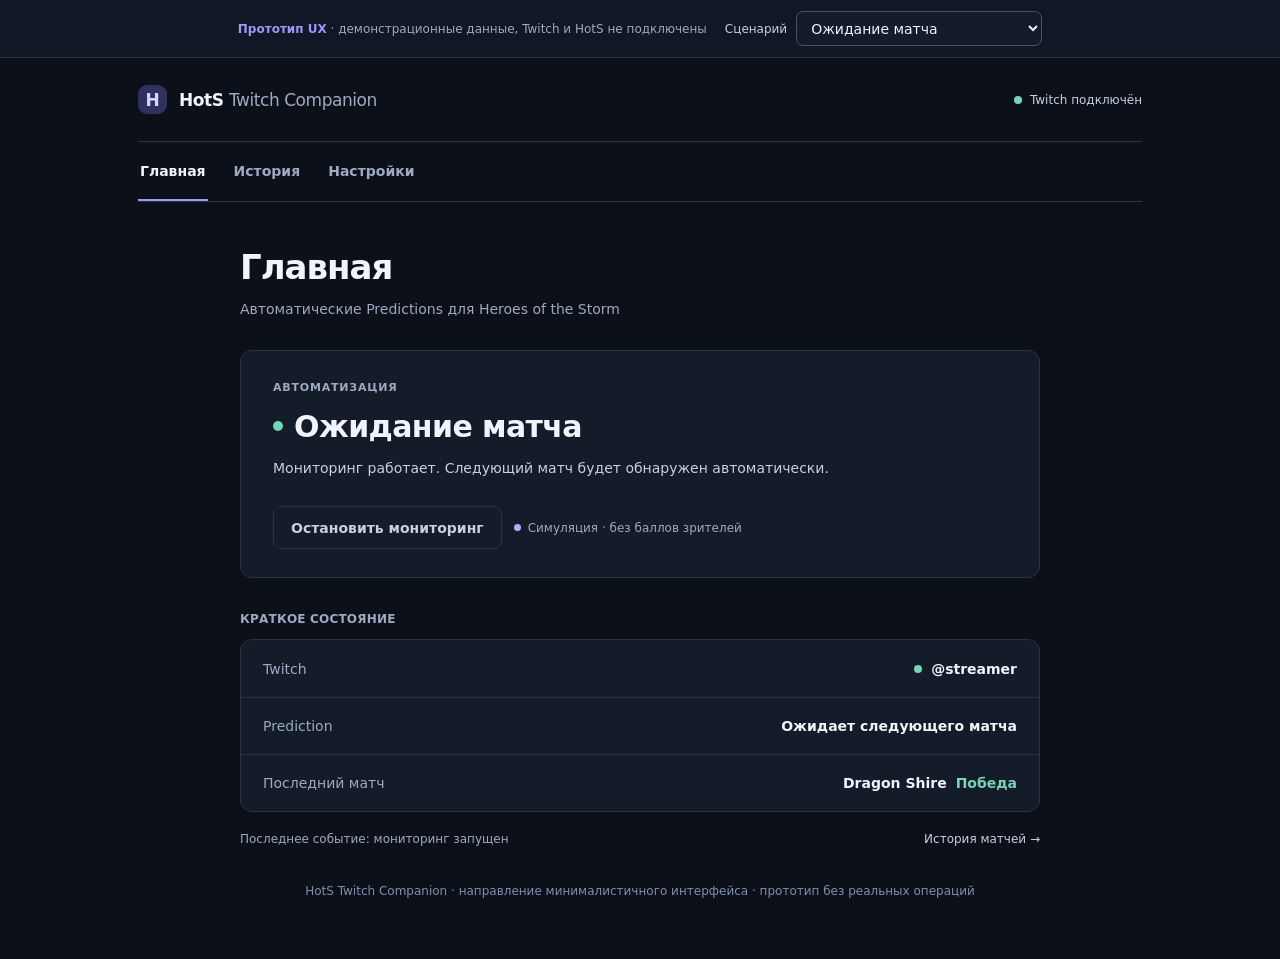
<file: design/minimal-ui-prototype.html>
<!doctype html>
<html lang="ru">
<head>
  <meta charset="utf-8">
  <meta name="viewport" content="width=device-width, initial-scale=1">
  <meta name="color-scheme" content="dark">
  <title>HotS Twitch Companion — минималистичный прототип</title>
  <style>
    :root {
      color-scheme: dark;
      --bg: #0c1019;
      --surface: #141b29;
      --surface-raised: #1a2232;
      --surface-hover: #202a3d;
      --border: #293446;
      --text: #f1f4fc;
      --muted: #9daac1;
      --muted-strong: #c6d0e2;
      --accent: #9a9bf8;
      --accent-hover: #b4b5ff;
      --accent-tint: #242942;
      --good: #72d6b5;
      --good-bg: #152d2c;
      --danger: #ff9da9;
      --danger-bg: #39212d;
      --warning: #e8c48e;
      --warning-bg: #322c27;
      --radius: 12px;
      font-family: "Segoe UI", Inter, system-ui, sans-serif;
    }
    *, *::before, *::after { box-sizing: border-box; }
    body { margin: 0; min-height: 100vh; color: var(--text); background: var(--bg); font-size: 14px; }
    button, input, select, summary { font: inherit; }
    button { cursor: pointer; }
    button:focus-visible, select:focus-visible, input:focus-visible, summary:focus-visible, a:focus-visible {
      outline: 2px solid var(--accent); outline-offset: 3px;
    }
    [hidden] { display: none !important; }
    .preview-controls {
      background: #101725; border-bottom: 1px solid var(--border); color: var(--muted);
      display: flex; gap: 18px; justify-content: center; align-items: center; padding: 11px 24px; flex-wrap: wrap;
    }
    .preview-note { font-size: 12px; line-height: 1.5; }
    .preview-note strong { color: var(--accent); font-weight: 700; }
    .preview-picker { display: flex; align-items: center; gap: 9px; }
    .preview-picker label { color: var(--muted-strong); font-size: 12px; }
    .preview-picker select {
      background: var(--surface); border: 1px solid #43516a; color: var(--text);
      padding: 7px 33px 7px 10px; border-radius: 7px; min-height: 35px;
    }
    .app { width: min(100%, 1080px); margin: 0 auto; padding: 0 38px 58px; }
    .app-header { height: 84px; display: flex; justify-content: space-between; align-items: center; border-bottom: 1px solid var(--border); gap: 24px; }
    .brand { display: flex; align-items: center; gap: 12px; font-weight: 700; font-size: 17px; letter-spacing: -.45px; white-space: nowrap; }
    .brand-mark { width: 29px; height: 29px; border-radius: 9px; display: grid; place-items: center; background: #2f315f; color: #d6d5ff; font-size: 17px; font-weight: 800; }
    .brand-sub { color: var(--muted); font-weight: 500; }
    .top-status { display: flex; gap: 8px; align-items: center; color: var(--muted-strong); font-size: 12px; white-space: nowrap; }
    .dot { display: inline-block; background: #71829d; width: 8px; height: 8px; border-radius: 100%; flex: none; }
    .dot.good { background: var(--good); }
    .dot.warning { background: var(--warning); }
    .dot.danger { background: var(--danger); }
    .tabs { display: flex; gap: 24px; align-items: stretch; height: 60px; border-bottom: 1px solid var(--border); }
    .tab { color: var(--muted); background: transparent; border: 0; border-bottom: 2px solid transparent; padding: 0 2px; font-weight: 550; }
    .tab[aria-selected="true"] { color: var(--text); border-bottom-color: var(--accent); }
    .tab:hover { color: var(--text); }
    main { max-width: 800px; margin: 45px auto 0; }
    h1 { margin: 0; font-size: clamp(26px, 3.4vw, 34px); letter-spacing: -1px; line-height: 1.2; font-weight: 700; }
    h2 { font-size: 16px; margin: 0 0 15px; font-weight: 650; letter-spacing: -.2px; }
    p { line-height: 1.58; }
    .page-intro { margin: 10px 0 30px; color: var(--muted); }
    .primary-surface { padding: 30px 32px 28px; border: 1px solid var(--border); background: var(--surface); border-radius: var(--radius); }
    .hero-label { font-size: 11px; font-weight: 650; color: var(--muted); letter-spacing: .8px; text-transform: uppercase; }
    .hero-heading { display: flex; align-items: center; gap: 11px; margin: 13px 0 11px; }
    .hero-heading h2 { font-size: clamp(23px, 3vw, 30px); margin: 0; letter-spacing: -.6px; line-height: 1.3; }
    .hero-heading .dot { width: 10px; height: 10px; }
    .hero-copy { font-size: 14px; color: var(--muted-strong); max-width: 570px; margin: 0 0 27px; }
    .hero-actions { display: flex; flex-wrap: wrap; gap: 12px; align-items: center; }
    .button { min-height: 43px; padding: 0 17px; border-radius: 8px; border: 1px solid var(--border); color: var(--text); background: var(--surface-raised); font-weight: 600; }
    .button:hover { background: var(--surface-hover); }
    .button.primary { background: var(--accent); border-color: var(--accent); color: #0d1024; }
    .button.primary:hover { background: var(--accent-hover); }
    .button.quiet { color: var(--muted-strong); background: transparent; }
    .button.quiet:hover { color: var(--text); background: var(--surface-hover); }
    .mode-indicator { display: inline-flex; align-items: center; gap: 7px; color: var(--muted); font-size: 12px; }
    .mode-indicator .mode-bullet { width: 7px; height: 7px; background: #abb3ff; border-radius: 100%; }
    .mode-indicator.live { color: var(--warning); }
    .mode-indicator.live .mode-bullet { background: var(--warning); }
    .mode-indicator.warning { color: var(--danger); }
    .mode-indicator.warning .mode-bullet { background: var(--danger); }
    .section-heading { color: var(--muted); font-weight: 650; font-size: 12px; letter-spacing: .2px; margin: 34px 0 13px; }
    .summary { background: var(--surface); border: 1px solid var(--border); border-radius: var(--radius); }
    .summary-row { display: grid; grid-template-columns: 1fr minmax(0,1.3fr); gap: 14px; align-items: center; padding: 17px 22px; min-height: 57px; }
    .summary-row + .summary-row { border-top: 1px solid var(--border); }
    .summary-row .name { color: var(--muted); }
    .summary-row .value { text-align: right; min-width: 0; overflow-wrap: anywhere; display: flex; justify-content: flex-end; align-items: center; gap: 9px; }
    .summary-row .value strong { font-weight: 580; }
    .outcome { color: var(--good); font-weight: 650; }
    .muted { color: var(--muted); }
    .alert { margin-top: 18px; border: 1px solid #675047; background: var(--warning-bg); padding: 13px 16px; border-radius: 9px; color: #f6dab2; font-size: 13px; line-height: 1.55; }
    .alert.error { border-color: #754356; background: var(--danger-bg); color: #ffd3d9; }
    .detail { display: flex; align-items: center; justify-content: space-between; gap: 18px; padding-top: 20px; color: var(--muted); font-size: 12px; }
    .detail a { color: var(--muted-strong); text-decoration: none; }
    .detail a:hover { color: var(--accent); }
    .panel { padding: 25px 26px; border: 1px solid var(--border); border-radius: var(--radius); background: var(--surface); }
    .panel + .panel { margin-top: 14px; }
    .panel p { color: var(--muted); font-size: 13px; margin: 6px 0 0; }
    .list { border: 1px solid var(--border); border-radius: var(--radius); overflow: hidden; background: var(--surface); }
    .list-row { display: grid; grid-template-columns: 1fr auto; gap: 10px; padding: 17px 20px; align-items: center; }
    .list-row + .list-row { border-top: 1px solid var(--border); }
    .list-row strong { display: block; font-size: 14px; font-weight: 610; }
    .list-row small { display: block; color: var(--muted); margin-top: 5px; font-size: 12px; }
    .outcome.lose { color: var(--danger); }
    .field { margin-top: 21px; }
    .field label { display: block; font-size: 13px; margin-bottom: 8px; color: var(--muted-strong); }
    .field input { width: 100%; max-width: 460px; background: #101726; border: 1px solid #344157; border-radius: 8px; min-height: 43px; padding: 10px 13px; color: var(--text); }
    .field-help { font-size: 12px; color: var(--muted); margin: 7px 0 0; }
    .settings-row { display: flex; align-items: center; justify-content: space-between; gap: 12px; }
    .settings-row .connected { color: var(--good); font-size: 12px; }
    details { border: 1px solid var(--border); border-radius: var(--radius); margin-top: 14px; background: var(--surface); }
    details > summary { list-style: none; cursor: pointer; padding: 18px 24px; font-weight: 600; }
    details > summary::after { content: "+"; float: right; color: var(--muted); font-weight: 400; font-size: 18px; }
    details[open] > summary::after { content: "−"; }
    details[open] > summary { border-bottom: 1px solid var(--border); }
    details > .details-inner { padding: 5px 24px 25px; }
    .prototype-footer { max-width: 800px; margin: 36px auto 0; text-align: center; font-size: 12px; color: #7e90ad; line-height: 1.6; }
    @media (max-width: 720px) {
      .app { padding: 0 18px 34px; }
      .app-header { height: 70px; gap: 10px; }
      .brand { font-size: 15px; }
      .brand-sub { display: none; }
      .tabs { height: 54px; gap: 23px; }
      main { margin-top: 27px; }
      .primary-surface { padding: 22px 20px; }
      .hero-heading h2 { font-size: 23px; }
      .summary-row { padding: 15px 16px; grid-template-columns: 1fr 1.4fr; font-size: 13px; }
      .preview-controls { justify-content: flex-start; gap: 9px; padding: 9px 18px; }
      .panel { padding: 21px 19px; }
    }
    @media (max-width: 410px) {
      .top-status { font-size: 0; }
      .top-status .dot { width: 9px; height: 9px; }
      .summary-row { grid-template-columns: 1fr; gap: 6px; }
      .summary-row .value { justify-content: flex-start; text-align: left; }
      .mode-indicator { flex-basis: 100%; }
      .brand { font-size: 13px; }
    }
    @media (prefers-reduced-motion: reduce) { *, *::before, *::after { scroll-behavior: auto !important; transition: none !important; } }
  </style>
</head>
<body>
  <aside class="preview-controls" aria-label="Управление прототипом">
    <div class="preview-note"><strong>Прототип UX</strong> · демонстрационные данные, Twitch и HotS не подключены</div>
    <div class="preview-picker">
      <label for="demo-state">Сценарий</label>
      <select id="demo-state">
        <option value="watching">Ожидание матча</option>
        <option value="off">Мониторинг остановлен</option>
        <option value="tracking">Матч обнаружен</option>
        <option value="awaiting">Ожидание реплея</option>
        <option value="issue">Ошибка</option>
        <option value="setup">Первый запуск</option>
        <option value="live">Реальный режим</option>
      </select>
    </div>
  </aside>

  <div class="app">
    <header class="app-header">
      <div class="brand"><span class="brand-mark" aria-hidden="true">H</span><span>HotS <span class="brand-sub">Twitch Companion</span></span></div>
      <div class="top-status"><span class="dot good" id="top-dot" aria-hidden="true"></span><span id="top-text">Twitch подключён</span></div>
    </header>
    <nav class="tabs" role="tablist" aria-label="Разделы">
      <button type="button" class="tab" role="tab" id="tab-dashboard" aria-selected="true" aria-controls="page-dashboard" tabindex="0" data-page="dashboard">Главная</button>
      <button type="button" class="tab" role="tab" id="tab-history" aria-selected="false" aria-controls="page-history" tabindex="-1" data-page="history">История</button>
      <button type="button" class="tab" role="tab" id="tab-settings" aria-selected="false" aria-controls="page-settings" tabindex="-1" data-page="settings">Настройки</button>
    </nav>
    <main>
      <section id="page-dashboard" role="tabpanel" aria-labelledby="tab-dashboard">
        <h1>Главная</h1>
        <p class="page-intro">Автоматические Predictions для Heroes of the Storm</p>
        <div class="primary-surface">
          <div class="hero-label">Автоматизация</div>
          <div class="hero-heading"><span class="dot good" id="hero-dot" aria-hidden="true"></span><h2 id="hero-title" aria-live="polite">Ожидание матча</h2></div>
          <p class="hero-copy" id="hero-desc">Мониторинг работает. Следующий матч будет обнаружен автоматически.</p>
          <div class="hero-actions">
            <button class="button quiet" type="button" id="primary-action">Остановить мониторинг</button>
            <span class="mode-indicator" id="mode-indicator"><span class="mode-bullet"></span><span id="mode-text">Симуляция · без баллов зрителей</span></span>
          </div>
          <div class="alert" id="hero-alert" hidden></div>
        </div>
        <h2 class="section-heading">КРАТКОЕ СОСТОЯНИЕ</h2>
        <div class="summary">
          <div class="summary-row"><span class="name">Twitch</span><span class="value"><span class="dot good" id="twitch-dot" aria-hidden="true"></span><strong id="twitch-value">@streamer</strong></span></div>
          <div class="summary-row"><span class="name">Prediction</span><span class="value"><strong id="prediction-value">Ожидает следующего матча</strong></span></div>
          <div class="summary-row"><span class="name">Последний матч</span><span class="value"><strong id="last-match">Dragon Shire</strong><span class="outcome" id="last-outcome">Победа</span></span></div>
        </div>
        <div class="detail"><span id="latest-event">Последнее событие: мониторинг запущен</span><a href="#history" data-link-page="history">История матчей →</a></div>
      </section>
      <section id="page-history" role="tabpanel" aria-labelledby="tab-history" hidden>
        <h1>История</h1>
        <p class="page-intro">Последние результаты. Детали реплея и диагностика доступны по необходимости.</p>
        <div class="list">
          <div class="list-row"><div><strong>Dragon Shire</strong><small>Сегодня, 20:15 · реплей обработан</small></div><span class="outcome">Победа</span></div>
          <div class="list-row"><div><strong>Towers of Doom</strong><small>Сегодня, 19:42 · реплей обработан</small></div><span class="outcome lose">Поражение</span></div>
          <div class="list-row"><div><strong>Cursed Hollow</strong><small>Вчера, 22:31 · реплей обработан</small></div><span class="outcome">Победа</span></div>
        </div>
        <details><summary>Диагностика и журнал событий</summary><div class="details-inner"><p class="muted">В реальном приложении здесь будут фильтры, сообщения об ошибках и технические детали. Это отдельная секция, а не вкладка главной навигации.</p></div></details>
      </section>
      <section id="page-settings" role="tabpanel" aria-labelledby="tab-settings" hidden>
        <h1>Настройки</h1>
        <p class="page-intro">Основные параметры на одном экране. Остальные — в расширенном разделе.</p>
        <div class="panel">
          <div class="settings-row"><h2 style="margin:0">Twitch</h2><span class="connected">Подключён · @streamer</span></div>
          <p>Прогнозы будут создаваться на подключённом канале.</p>
          <div style="margin-top:16px"><button type="button" class="button" id="demo-connect">Настроить подключение</button></div>
        </div>
        <div class="panel">
          <h2>Heroes of the Storm</h2>
          <div class="field"><label for="player-name">Игрок</label><input id="player-name" value="PlayerName" autocomplete="off"><p class="field-help">Обычно определяется по последнему реплею.</p></div>
        </div>
        <div class="panel">
          <h2>Prediction</h2>
          <div class="settings-row"><span>Заголовок и исходы</span><span class="muted">Победа в HotS? · Да / Нет</span></div>
          <p>Время приёма ставок: 2 минуты</p>
        </div>
        <details><summary>Расширенные настройки</summary><div class="details-inner"><p>Client ID, Toon Handle, папка реплеев, тексты Prediction, диагностика подключения и переключение реального режима.</p><p>Технические настройки не удаляются — они просто перестают отвлекать на главной странице.</p></div></details>
      </section>
    </main>
    <footer class="prototype-footer">HotS Twitch Companion · направление минималистичного интерфейса · прототип без реальных операций</footer>
  </div>

  <script>
    'use strict';
    // This file is a self-contained UX demonstration, not the production app.
    const scenarios = Object.freeze({
      watching: {title:'Ожидание матча',desc:'Мониторинг работает. Следующий матч будет обнаружен автоматически.',button:'Остановить мониторинг',tone:'good',mode:'sim',twitch:'@streamer',prediction:'Ожидает следующего матча',event:'Последнее событие: мониторинг запущен'},
      off: {title:'Мониторинг остановлен',desc:'Автоматизация выключена. Predictions не будут создаваться до запуска.',button:'Запустить мониторинг',tone:'neutral',mode:'sim',twitch:'@streamer',prediction:'Не активен',event:'Последнее событие: мониторинг остановлен'},
      tracking: {title:'Матч обнаружен',desc:'HotS запущен, Prediction создан в режиме симуляции. Ожидаем результат.',button:'Остановить мониторинг',tone:'good',mode:'sim',twitch:'@streamer',prediction:'Симуляция активна',event:'Последнее событие: обнаружен новый матч'},
      awaiting: {title:'Ожидание результата',desc:'Приём ставок завершён по расчётному времени. Ищем итоговый реплей матча.',button:'Остановить мониторинг',tone:'warning',mode:'sim',twitch:'@streamer',prediction:'Ожидается результат',event:'Последнее событие: ожидаем реплей'},
      issue: {title:'Требуется действие',desc:'Не удалось определить игрока в последнем реплее.',button:'Проверить настройки',tone:'danger',mode:'sim',twitch:'@streamer',prediction:'Не завершён',event:'Последнее событие: игрок не найден',alert:'Проверь ник или Toon Handle. Реальный Prediction не будет считаться успешно завершённым без подтверждения Twitch.'},
      setup: {title:'Завершите настройку',desc:'Выберите игрока и подключите Twitch для автоматической работы. Симуляция доступна без подключения.',button:'Открыть настройки',tone:'warning',mode:'sim',twitch:'Не подключён',prediction:'Не настроен',event:'Последнее событие: ожидается настройка'},
      live: {title:'Ожидание матча',desc:'Мониторинг включён. Для следующего матча будут создаваться реальные Twitch Predictions.',button:'Остановить мониторинг',tone:'good',mode:'live',twitch:'@streamer',prediction:'Ожидает следующего матча',event:'Последнее событие: реальный режим включён',alert:'Реальный режим: результаты влияют на баллы зрителей. Убедись, что выбран правильный игрок.'}
    });
    const $ = id => document.getElementById(id);
    let currentScenario = 'watching';
    function renderScenario(key) {
      const state = scenarios[key];
      if (!state) return;
      currentScenario = key;
      $('demo-state').value = key;
      $('hero-title').textContent = state.title;
      $('hero-desc').textContent = state.desc;
      $('primary-action').textContent = state.button;
      $('primary-action').className = 'button ' + (['off','setup','issue'].includes(key) ? 'primary' : 'quiet');
      $('hero-dot').className = 'dot' + (state.tone === 'neutral' ? '' : ' ' + (state.tone === 'warning' ? 'warning' : state.tone === 'danger' ? 'danger' : 'good'));
      $('top-dot').className = state.twitch === 'Не подключён' ? 'dot' : 'dot good';
      $('twitch-dot').className = $('top-dot').className;
      $('top-text').textContent = state.twitch === 'Не подключён' ? 'Twitch не подключён' : 'Twitch подключён';
      $('twitch-value').textContent = state.twitch;
      $('prediction-value').textContent = state.prediction;
      $('latest-event').textContent = state.event;
      $('mode-indicator').className = 'mode-indicator' + (state.mode === 'live' ? ' live' : '') + (key === 'issue' ? ' warning' : '');
      $('mode-text').textContent = state.mode === 'live' ? 'Реальные баллы зрителей' : 'Симуляция · без баллов зрителей';
      $('hero-alert').hidden = !state.alert;
      $('hero-alert').textContent = state.alert || '';
      $('hero-alert').className = 'alert' + (state.tone === 'danger' ? ' error' : '');
      $('last-match').textContent = key === 'setup' ? 'Пока нет матчей' : 'Dragon Shire';
      $('last-outcome').hidden = key === 'setup';
    }
    function showPage(key, focus = false) {
      const tabs = [...document.querySelectorAll('[role="tab"]')];
      for (const tab of tabs) {
        const active = tab.dataset.page === key;
        tab.setAttribute('aria-selected', String(active));
        tab.tabIndex = active ? 0 : -1;
        $(tab.getAttribute('aria-controls')).hidden = !active;
        if (active && focus) tab.focus();
      }
    }
    document.querySelectorAll('[role="tab"]').forEach((tab) => {
      tab.addEventListener('click', () => showPage(tab.dataset.page));
      tab.addEventListener('keydown', event => {
        const tabs = [...document.querySelectorAll('[role="tab"]')];
        const index = tabs.indexOf(tab);
        if (!['ArrowRight','ArrowLeft','Home','End'].includes(event.key)) return;
        event.preventDefault();
        const next = event.key === 'Home' ? 0 : event.key === 'End' ? tabs.length - 1 :
          (index + (event.key === 'ArrowRight' ? 1 : -1) + tabs.length) % tabs.length;
        showPage(tabs[next].dataset.page, true);
      });
    });
    $('demo-state').addEventListener('change', event => { renderScenario(event.target.value); showPage('dashboard'); });
    $('primary-action').addEventListener('click', () => {
      if (['issue','setup'].includes(currentScenario)) { showPage('settings'); return; }
      renderScenario(currentScenario === 'off' ? 'watching' : 'off');
    });
    $('demo-connect').addEventListener('click', () => renderScenario('setup'));
    document.querySelectorAll('[data-link-page]').forEach(el => el.addEventListener('click', event => {
      event.preventDefault(); showPage(el.dataset.linkPage);
    }));
    renderScenario('watching');
  </script>
</body>
</html>
</file>
